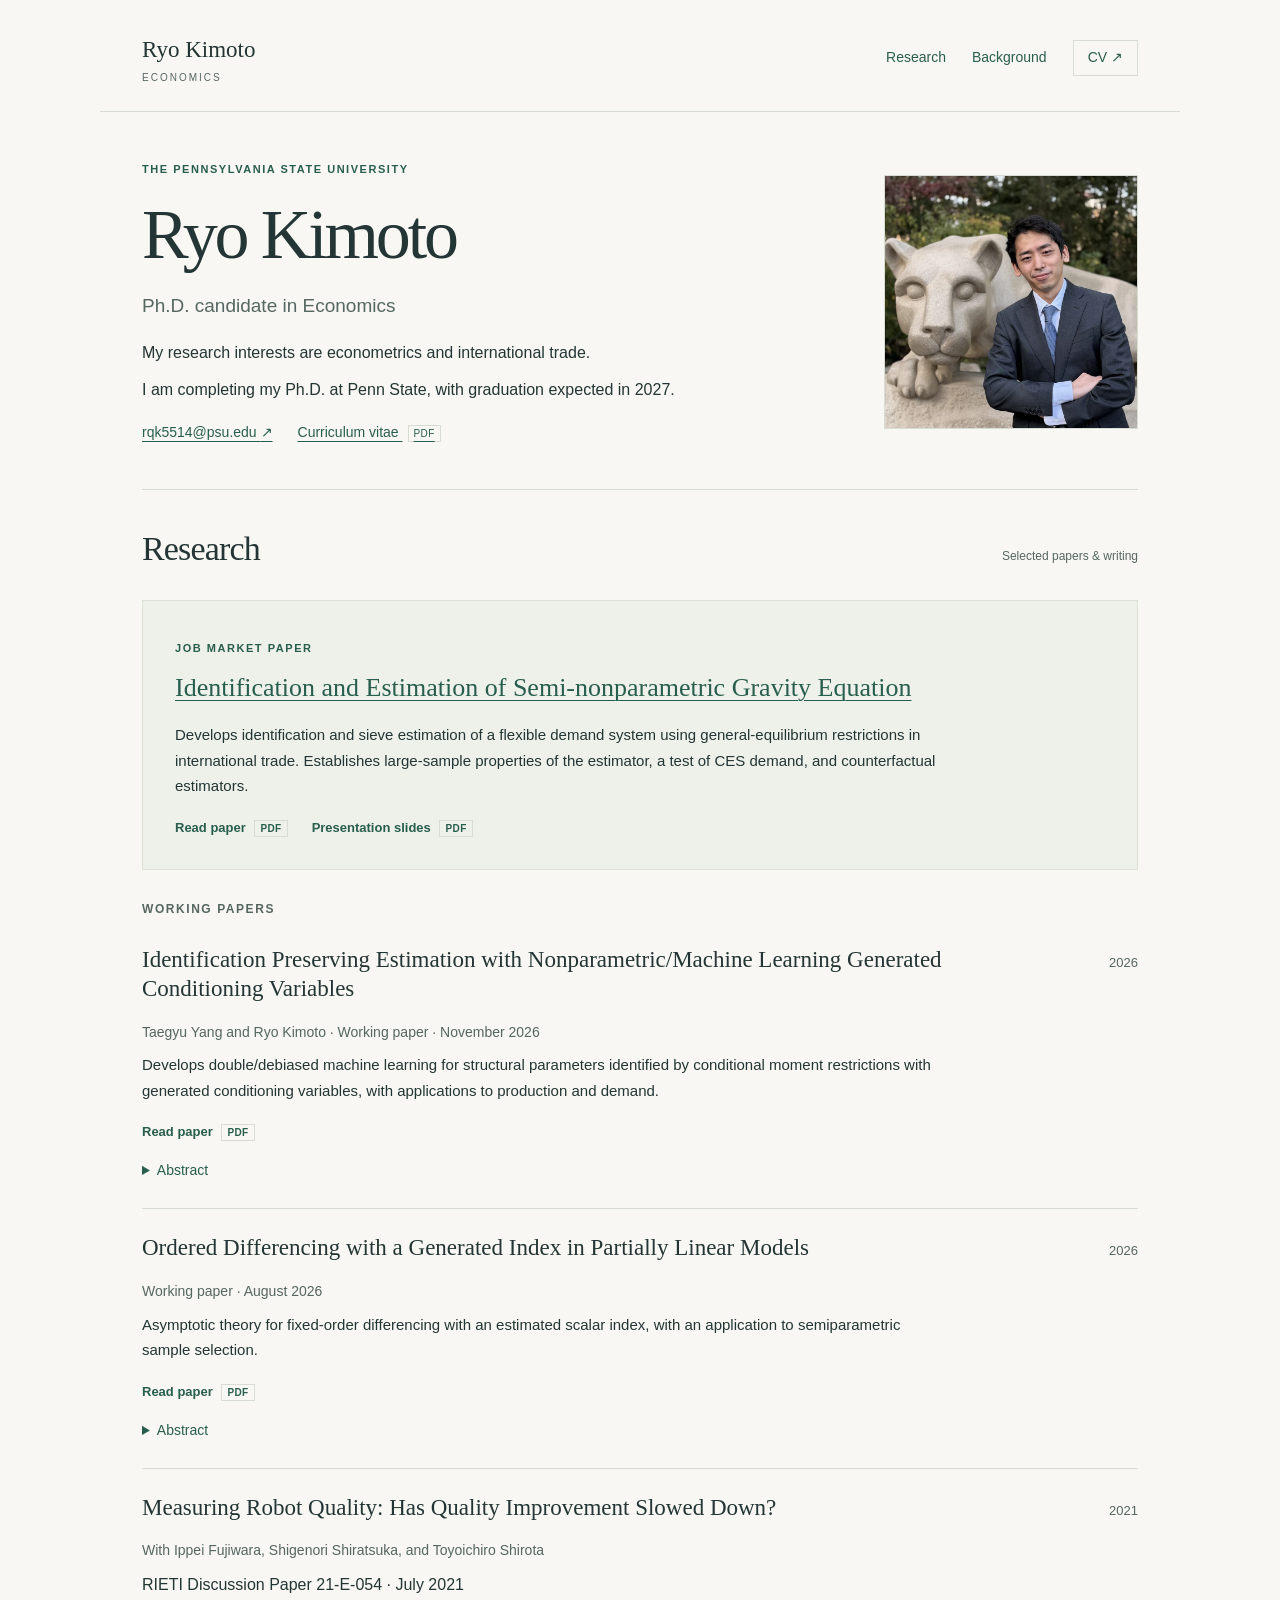
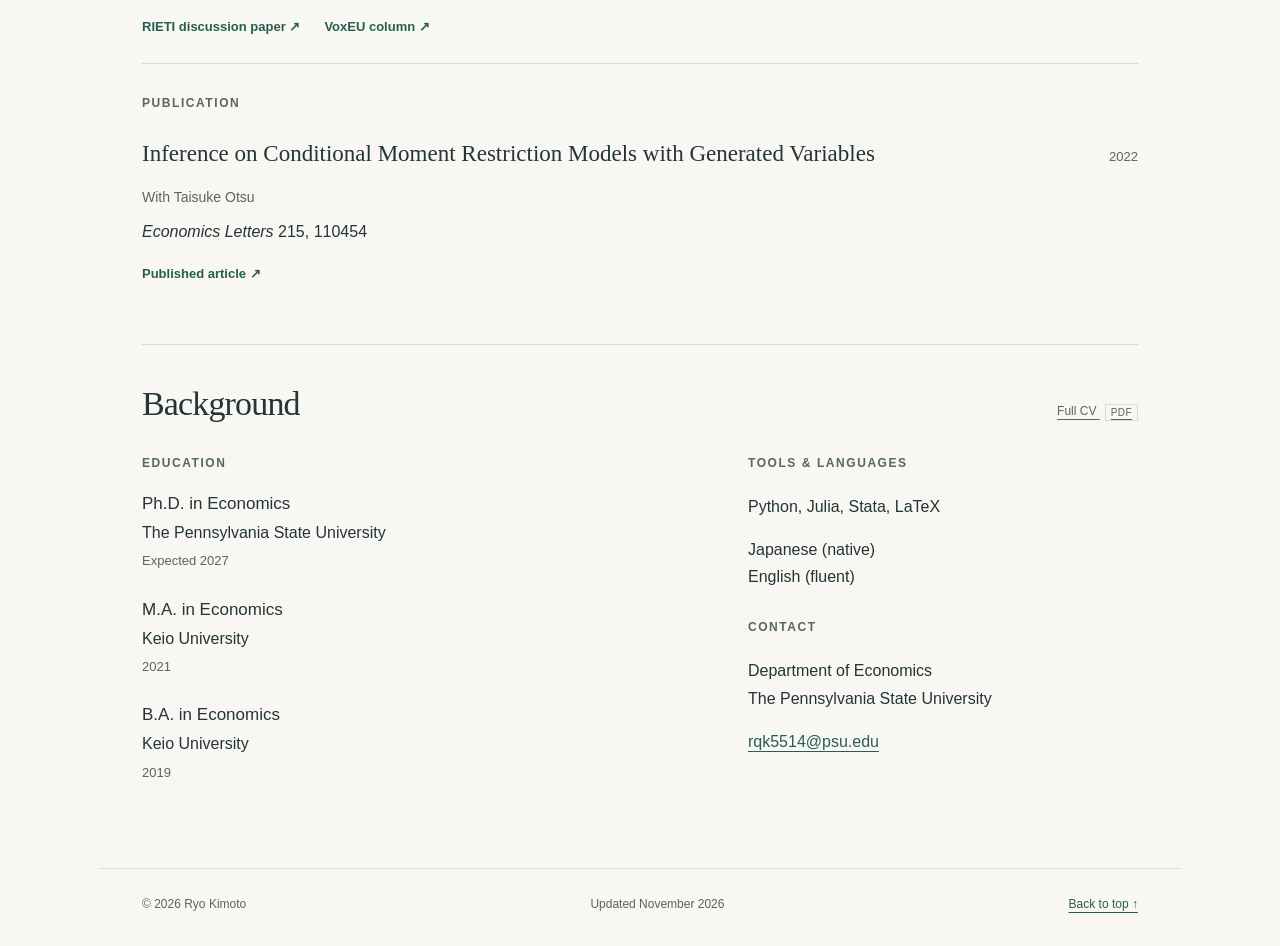
<file: index.html>
<!doctype html>
<html lang="en">
<head>
  <meta charset="utf-8">
  <meta name="viewport" content="width=device-width, initial-scale=1">
  <meta name="description" content="Ryo Kimoto, Ph.D. candidate in Economics at Penn State. Research in econometrics and international trade.">
  <meta name="theme-color" content="#f8f7f3">
  <title>Ryo Kimoto · Economics</title>
  <link rel="stylesheet" href="styles.css?v=compact-intro">
  <!-- Google Analytics -->
  <script async src="https://www.googletagmanager.com/gtag/js?id=G-GGY5X6FXP7"></script>
  <script>
    window.dataLayer = window.dataLayer || [];
    function gtag(){dataLayer.push(arguments);}
    gtag('js', new Date());
    gtag('config', 'G-GGY5X6FXP7');
  </script>
</head>
<body>
  <a class="skip-link" href="#main">Skip to content</a>
  <header class="site-header">
    <a class="wordmark" href="#home">Ryo Kimoto<span>Economics</span></a>
    <nav aria-label="Main navigation">
      <a href="#research">Research</a>
      <a href="#background">Background</a>
      <a class="nav-cv" href="files/Ryo_Kimoto_CV.pdf">CV <span aria-hidden="true">↗</span><span class="sr-only"> (PDF)</span></a>
    </nav>
  </header>
  <main id="main">
    <section class="intro" id="home" aria-labelledby="name">
      <div>
        <p class="eyebrow">The Pennsylvania State University</p>
        <h1 id="name">Ryo Kimoto</h1>
        <p class="role">Ph.D. candidate in Economics</p>
        <p class="bio">My research interests are econometrics and international trade.</p>
        <p class="bio">I am completing my Ph.D. at Penn State, with graduation expected in 2027.</p>
        <div class="intro-links"><a href="mailto:rqk5514@psu.edu">rqk5514@psu.edu <span aria-hidden="true">↗</span></a><a href="files/Ryo_Kimoto_CV.pdf">Curriculum vitae <span class="file-type">PDF</span></a></div>
      </div>
      <img class="portrait" src="images/ryo-kimoto.webp" width="900" height="1200"
           alt="Ryo Kimoto beside the Nittany Lion statue at Penn State">
    </section>

    <section id="research" class="section" aria-labelledby="research-title">
      <div class="section-heading"><h2 id="research-title">Research</h2><span>Selected papers &amp; writing</span></div>
      <article class="paper featured">
        <p class="eyebrow">Job market paper</p>
        <h3><a href="papers/job-market-paper.pdf">Identification and Estimation of Semi-nonparametric Gravity Equation</a></h3>
        <p class="paper-description">Develops identification and sieve estimation of a flexible demand system using general-equilibrium restrictions in international trade. Establishes large-sample properties of the estimator, a test of CES demand, and counterfactual estimators.</p>
        <div class="paper-actions"><a class="paper-link" href="papers/job-market-paper.pdf">Read paper <span class="file-type">PDF</span></a><a class="paper-link" href="papers/jobmarketslides.pdf">Presentation slides <span class="file-type">PDF</span></a></div>
      </article>
      <h3 class="group-title">Working papers</h3>
      <article class="paper">
        <div class="paper-heading"><h4><a href="papers/generated-conditioning-variables.pdf">Identification Preserving Estimation with Nonparametric/Machine Learning Generated Conditioning Variables</a></h4><span class="year">2026</span></div>
        <p class="paper-meta">Taegyu Yang and Ryo Kimoto · Working paper · November 2026</p>
        <p class="paper-description">Develops double/debiased machine learning for structural parameters identified by conditional moment restrictions with generated conditioning variables, with applications to production and demand.</p>
        <div class="paper-actions"><a class="paper-link" href="papers/generated-conditioning-variables.pdf">Read paper <span class="file-type">PDF</span></a></div>
        <details><summary>Abstract</summary><p>Many economic models, including those used in proxy-variable approaches to production-function estimation, imply conditional moment restrictions. In these models, latent variables can enter both the residual and the conditioning set. These variables can be generated in a first stage using nonparametric or machine learning methods. We develop a double/debiased machine learning estimator of the finite-dimensional parameter identified by the conditional restriction, allowing the generated variables to enter the conditioning set. To preserve identification by the conditional restriction, we use a criterion based on an integrally strictly positive definite (ISPD) kernel, as in Escanciano and Terschuur (2026). We derive an orthogonal score to account for first-stage estimation error in both the moment function and the variables used to evaluate the ISPD kernel. Under suitable conditions, the cross-fitted estimator is asymptotically normal at the root-<var>N</var> rate. We propose a data-dependent rule that selects the ISPD kernel bandwidth by minimizing an estimated measure of asymptotic variance over a fixed finite grid. We establish asymptotically valid frequentist inference using the selected bandwidth. We also develop a Hausman test to assess whether the observed first-stage regressors can replace the generated conditioning variables. In a production-function application using Chilean manufacturing data, conventional instruments yield four solutions to the sample moment equations. In cereal demand, the Hausman test rejects conditioning on inventory purchase costs in place of predicted retail prices for four of five first-stage learners.</p></details>
      </article>
      <article class="paper">
        <div class="paper-heading"><h4><a href="papers/ordered-differencing.pdf">Ordered Differencing with a Generated Index in Partially Linear Models</a></h4><span class="year">2026</span></div>
        <p class="paper-meta">Working paper · August 2026</p>
        <p class="paper-description">Asymptotic theory for fixed-order differencing with an estimated scalar index, with an application to semiparametric sample selection.</p>
        <div class="paper-actions"><a class="paper-link" href="papers/ordered-differencing.pdf">Read paper <span class="file-type">PDF</span></a></div>
        <details><summary>Abstract</summary><p>Ordered differencing offers a simple way to estimate partially linear models without choosing a data-dependent tuning sequence, such as a bandwidth or series length. By comparing neighboring observations along a scalar index, it removes a smooth nuisance component without estimating that component directly. When the index is estimated, however, small first-stage errors can change the ordering and hence the pairs used in estimation. Just as in matching on an estimated propensity score studied by Abadie and Imbens (2016), this discontinuity prevents direct application of the usual smooth two-step argument. We develop asymptotic theory that accounts for the generated ordering while keeping the differencing order fixed. We establish asymptotic normality, characterize the contribution of first-stage estimation to the limiting distribution, and provide valid inference through subsampling. We apply the method to semiparametric sample selection and examine its performance through simulations and a wage-equation illustration.</p></details>
      </article>
      <article class="paper">
        <div class="paper-heading"><h4><a href="https://www.rieti.go.jp/en/publications/summary/21070005.html">Measuring Robot Quality: Has Quality Improvement Slowed Down?</a></h4><span class="year">2021</span></div>
        <p class="paper-meta">With Ippei Fujiwara, Shigenori Shiratsuka, and Toyoichiro Shirota</p>
        <p>RIETI Discussion Paper 21-E-054 · July 2021</p>
        <div class="paper-actions">
          <a class="paper-link" href="https://www.rieti.go.jp/en/publications/summary/21070005.html">RIETI discussion paper <span aria-hidden="true">↗</span></a>
          <a class="paper-link" href="https://cepr.org/voxeu/columns/measuring-robot-quality-slowing-improvement-possibility">VoxEU column <span aria-hidden="true">↗</span></a>
        </div>
      </article>
      <h3 class="group-title">Publication</h3>
      <article class="paper">
        <div class="paper-heading"><h4><a href="https://doi.org/10.1016/j.econlet.2022.110454">Inference on Conditional Moment Restriction Models with Generated Variables</a></h4><span class="year">2022</span></div>
        <p class="paper-meta">With Taisuke Otsu</p>
        <p><em>Economics Letters</em> 215, 110454</p>
        <a class="paper-link" href="https://doi.org/10.1016/j.econlet.2022.110454">Published article <span aria-hidden="true">↗</span></a>
      </article>
    </section>

    <section id="background" class="section" aria-labelledby="background-title">
      <div class="section-heading"><h2 id="background-title">Background</h2><a href="files/Ryo_Kimoto_CV.pdf">Full CV <span class="file-type">PDF</span></a></div>
      <div class="background-grid"><div><h3 class="group-title">Education</h3>
        <div class="degree"><h4>Ph.D. in Economics</h4><p>The Pennsylvania State University</p><span>Expected 2027</span></div>
        <div class="degree"><h4>M.A. in Economics</h4><p>Keio University</p><span>2021</span></div>
        <div class="degree"><h4>B.A. in Economics</h4><p>Keio University</p><span>2019</span></div>
      </div><div><h3 class="group-title">Tools &amp; languages</h3><p>Python, Julia, Stata, LaTeX</p><p>Japanese (native)<br>English (fluent)</p><h3 class="group-title">Contact</h3><p>Department of Economics<br>The Pennsylvania State University</p><a href="mailto:rqk5514@psu.edu">rqk5514@psu.edu</a></div></div>
    </section>
  </main>
  <footer><span>© 2026 Ryo Kimoto</span><span>Updated November 2026</span><a href="#home">Back to top ↑</a></footer>
</body>
</html>
</file>
<file: styles.css>
:root { color-scheme: light; --paper: #f8f7f3; --ink: #233534; --muted: #566661; --accent: #285e4e; --line: #d8ddd4; }
* { box-sizing: border-box; }
html { scroll-behavior: smooth; scroll-padding-top: 24px; }
body { margin: 0; background: var(--paper); color: var(--ink); font-family: -apple-system, BlinkMacSystemFont, "Segoe UI", sans-serif; font-size: 16px; line-height: 1.7; }
a { color: var(--accent); text-decoration-thickness: 1px; text-underline-offset: 4px; }
a:hover { color: #142f27; text-decoration: underline; }
a:focus-visible, summary:focus-visible { outline: 2px solid var(--accent); outline-offset: 5px; }
.site-header, main, footer { max-width: 1080px; margin: 0 auto; padding-left: 42px; padding-right: 42px; }
.site-header { display: flex; justify-content: space-between; align-items: center; gap: 24px; padding-top: 30px; padding-bottom: 25px; border-bottom: 1px solid var(--line); }
.wordmark { font-family: Georgia, serif; font-size: 23px; color: var(--ink); text-decoration: none; }
.wordmark span { display: block; font-family: -apple-system, BlinkMacSystemFont, "Segoe UI", sans-serif; font-size: 10px; letter-spacing: .2em; text-transform: uppercase; color: var(--muted); }
nav { display: flex; flex-wrap: wrap; align-items: center; gap: 26px; font-size: 14px; }
nav a { text-decoration: none; }
.nav-cv { border: 1px solid var(--line); padding: 5px 14px; }
.intro { padding: 48px 0 44px; display: grid; grid-template-columns: minmax(0, 2.2fr) minmax(0, 1fr); gap: clamp(28px, 5vw, 66px); align-items: center; }
.eyebrow { font-size: 11px; letter-spacing: .14em; text-transform: uppercase; font-weight: 650; color: var(--accent); margin: 0 0 20px; }
.intro .eyebrow { margin-bottom: 12px; }
h1, h2, h3, h4 { line-height: 1.25; }
h1 { font-family: Georgia, "Times New Roman", serif; font-weight: 400; font-size: clamp(46px, 6vw, 70px); letter-spacing: -.045em; margin: 0 0 12px; }
.role { font-size: 19px; color: var(--muted); margin: 0 0 16px; }
.bio { max-width: 610px; margin: 0 0 10px; }
.intro-links { display: flex; flex-wrap: wrap; gap: 10px 25px; margin-top: 18px; font-size: 14px; }
.portrait { display: block; width: min(100%, 254px); justify-self: end; height: auto; aspect-ratio: 1; object-fit: cover; object-position: center 62%; border: 1px solid var(--line); }
.section { border-top: 1px solid var(--line); padding: 38px 0 58px; }
.section-heading { display: flex; justify-content: space-between; gap: 20px; align-items: baseline; margin-bottom: 30px; }
h2 { font-family: Georgia, serif; font-size: 34px; font-weight: 400; margin: 0; letter-spacing: -.025em; }
.section-heading > span, .section-heading > a { font-size: 12px; color: var(--muted); }
.paper { padding: 25px 0; border-bottom: 1px solid var(--line); }
.paper:last-child { border-bottom: 0; padding-bottom: 0; }
.featured { background: #eef1e9; border: 1px solid #dce2d5; padding: 30px 32px; }
.featured .eyebrow { margin-bottom: 14px; }
.featured h3 { font-family: Georgia, serif; font-size: 26px; font-weight: 400; max-width: 760px; margin: 0 0 18px; }
.paper-heading { display: flex; justify-content: space-between; align-items: baseline; gap: 25px; }
.paper h4 { font-family: Georgia, serif; font-size: 23px; font-weight: 400; margin: 0 0 9px; max-width: 810px; }
.paper h4 a { color: var(--ink); text-decoration: none; }
.paper h4 a:hover { text-decoration: underline; }
.year { font-size: 13px; color: var(--muted); flex-shrink: 0; }
.paper p { margin: 8px 0; }
.paper .paper-meta { font-size: 14px; color: var(--muted); }
.paper-description { max-width: 800px; font-size: 15px; }
.paper-actions { display: flex; flex-wrap: wrap; gap: 0 24px; }
.paper-link { display: inline-block; margin-top: 10px; font-size: 13px; font-weight: 600; text-decoration: none; }
.file-type { font-size: 10px; letter-spacing: .04em; margin-left: 5px; padding: 2px 5px; border: 1px solid var(--line); vertical-align: middle; }
.group-title { margin: 32px 0 4px; font-size: 12px; font-weight: 650; letter-spacing: .13em; text-transform: uppercase; color: var(--muted); }
details { margin-top: 16px; max-width: 810px; font-size: 14px; }
summary { cursor: pointer; color: var(--accent); width: fit-content; }
details p { padding: 10px 0 0; color: var(--muted); }
.course { display: flex; justify-content: space-between; gap: 24px; padding: 18px 0; border-bottom: 1px solid var(--line); }
.course h4 { font-weight: 500; font-size: 16px; margin: 0; }
.course p { font-size: 13px; color: var(--muted); margin: 5px 0 0; }
.course > span { font-size: 13px; color: var(--muted); text-align: right; flex-shrink: 0; }
.background-grid { display: grid; grid-template-columns: 1.4fr 1fr; gap: 60px; }
.background-grid .group-title { margin-top: 0; margin-bottom: 22px; }
.background-grid .group-title:not(:first-child) { margin-top: 30px; }
.degree { margin-bottom: 25px; }
.degree h4 { margin: 0 0 5px; font-weight: 500; font-size: 17px; }
.degree p { margin: 0; }
.degree span { font-size: 13px; color: var(--muted); }
footer { border-top: 1px solid var(--line); padding-top: 25px; padding-bottom: 32px; display: flex; justify-content: space-between; gap: 15px; color: var(--muted); font-size: 12px; }
.skip-link { position: absolute; left: 15px; top: -80px; background: white; padding: 10px; z-index: 2; }
.skip-link:focus { top: 10px; }
.sr-only { position: absolute; width: 1px; height: 1px; overflow: hidden; clip-path: inset(50%); white-space: nowrap; }
@media (max-width: 720px) {
  .site-header, main, footer { padding-left: 23px; padding-right: 23px; }
  .site-header { flex-direction: column; align-items: flex-start; gap: 10px; padding-top: 18px; padding-bottom: 16px; }
  nav { gap: 18px; font-size: 13px; }
  .intro { grid-template-columns: minmax(0, 1fr); gap: 18px; padding: 24px 0 26px; }
  .intro h1 { font-size: clamp(36px, 10vw, 46px); }
  .intro .role { font-size: 17px; margin-bottom: 13px; }
  .intro .bio { font-size: 15px; }
  .portrait { width: min(100%, 216px); justify-self: center; }
  .section { padding-top: 28px; padding-bottom: 40px; }
  .section-heading { flex-wrap: wrap; gap: 7px; margin-bottom: 22px; }
  .featured { padding: 23px; }
  .featured h3 { font-size: 23px; }
  .paper h4 { font-size: 21px; }
  .paper-heading { gap: 12px; }
  .course { flex-direction: column; gap: 6px; }
  .course > span { text-align: left; }
  .background-grid { grid-template-columns: 1fr; gap: 20px; }
  footer { flex-wrap: wrap; }
}
@media (max-width: 360px) { .portrait { width: min(100%, 160px); } }
@media (prefers-reduced-motion: reduce) { html { scroll-behavior: auto; } }
@media print { body { background: white; font-size: 11pt; } nav, .portrait, .skip-link, footer { display: none; } .intro { display: block; padding: 25px 0; } .section { padding: 20px 0; } .paper, .course { break-inside: avoid; } }
</file>
